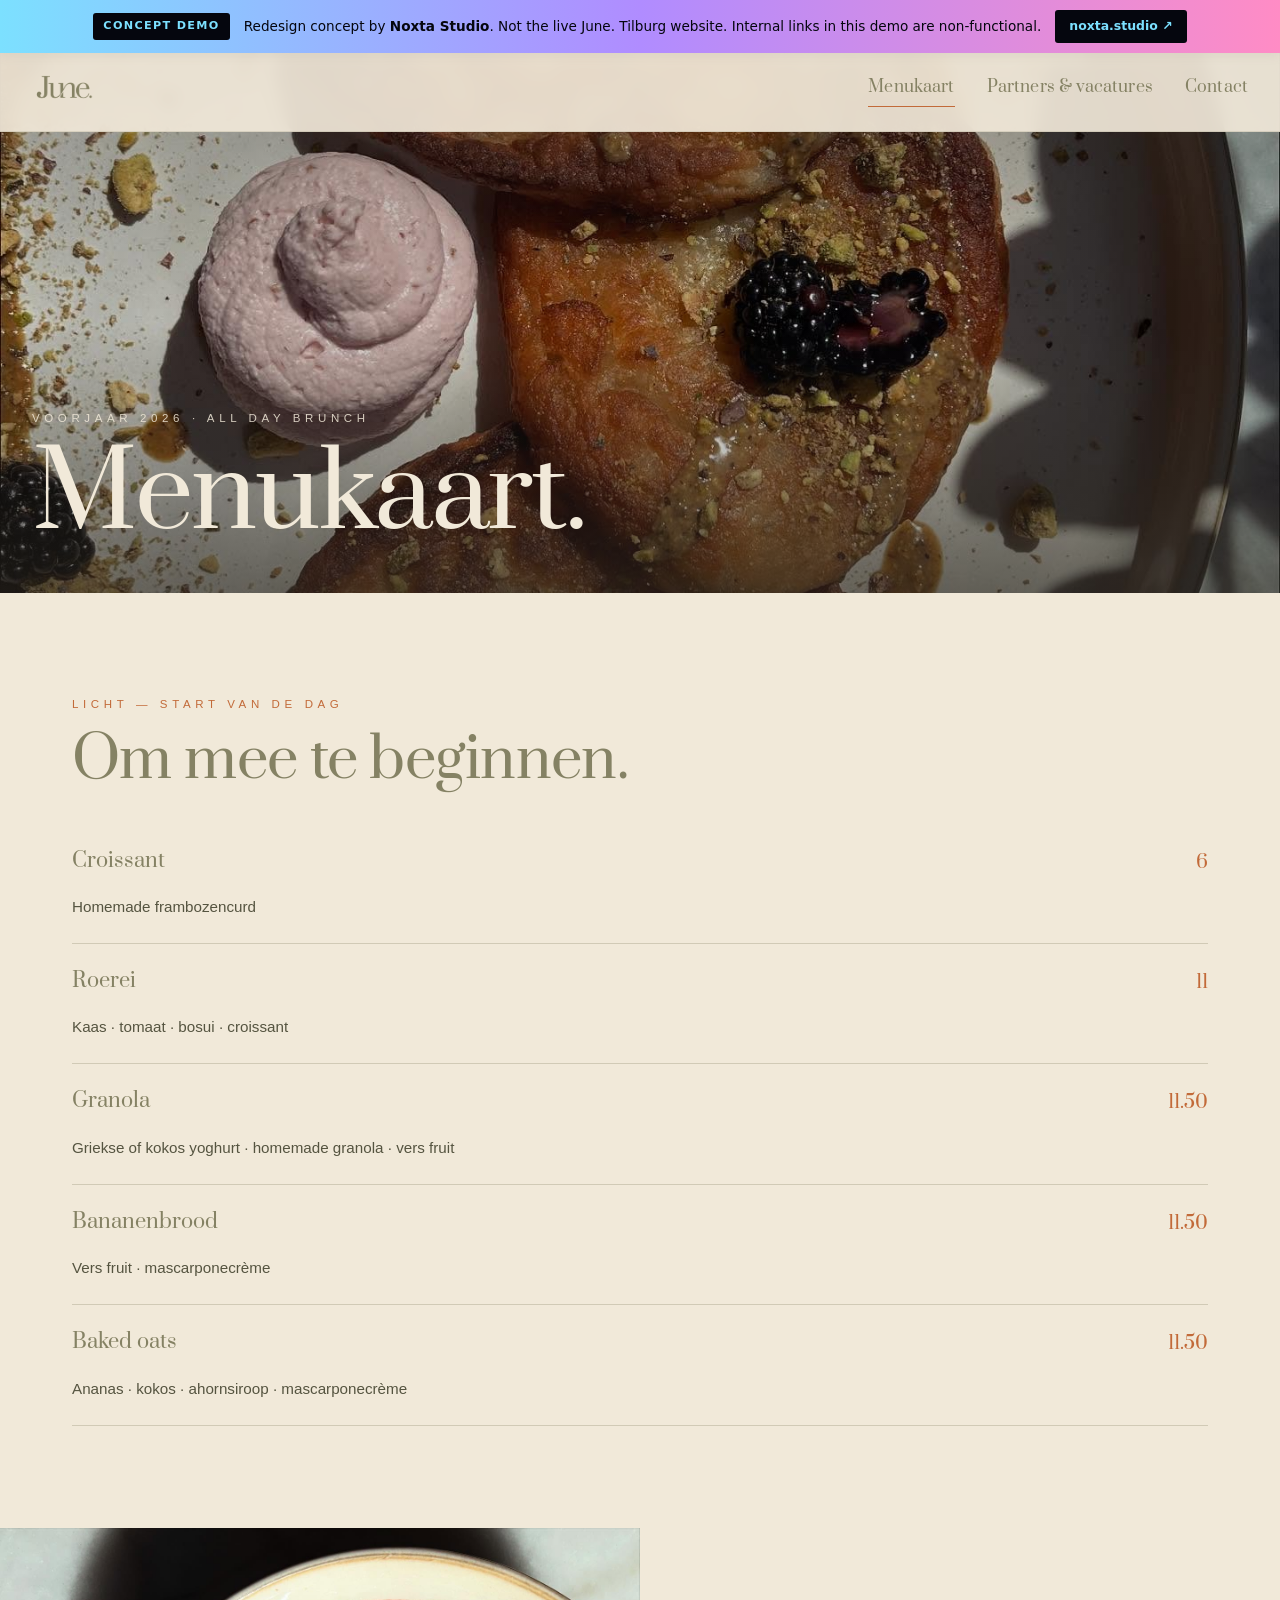
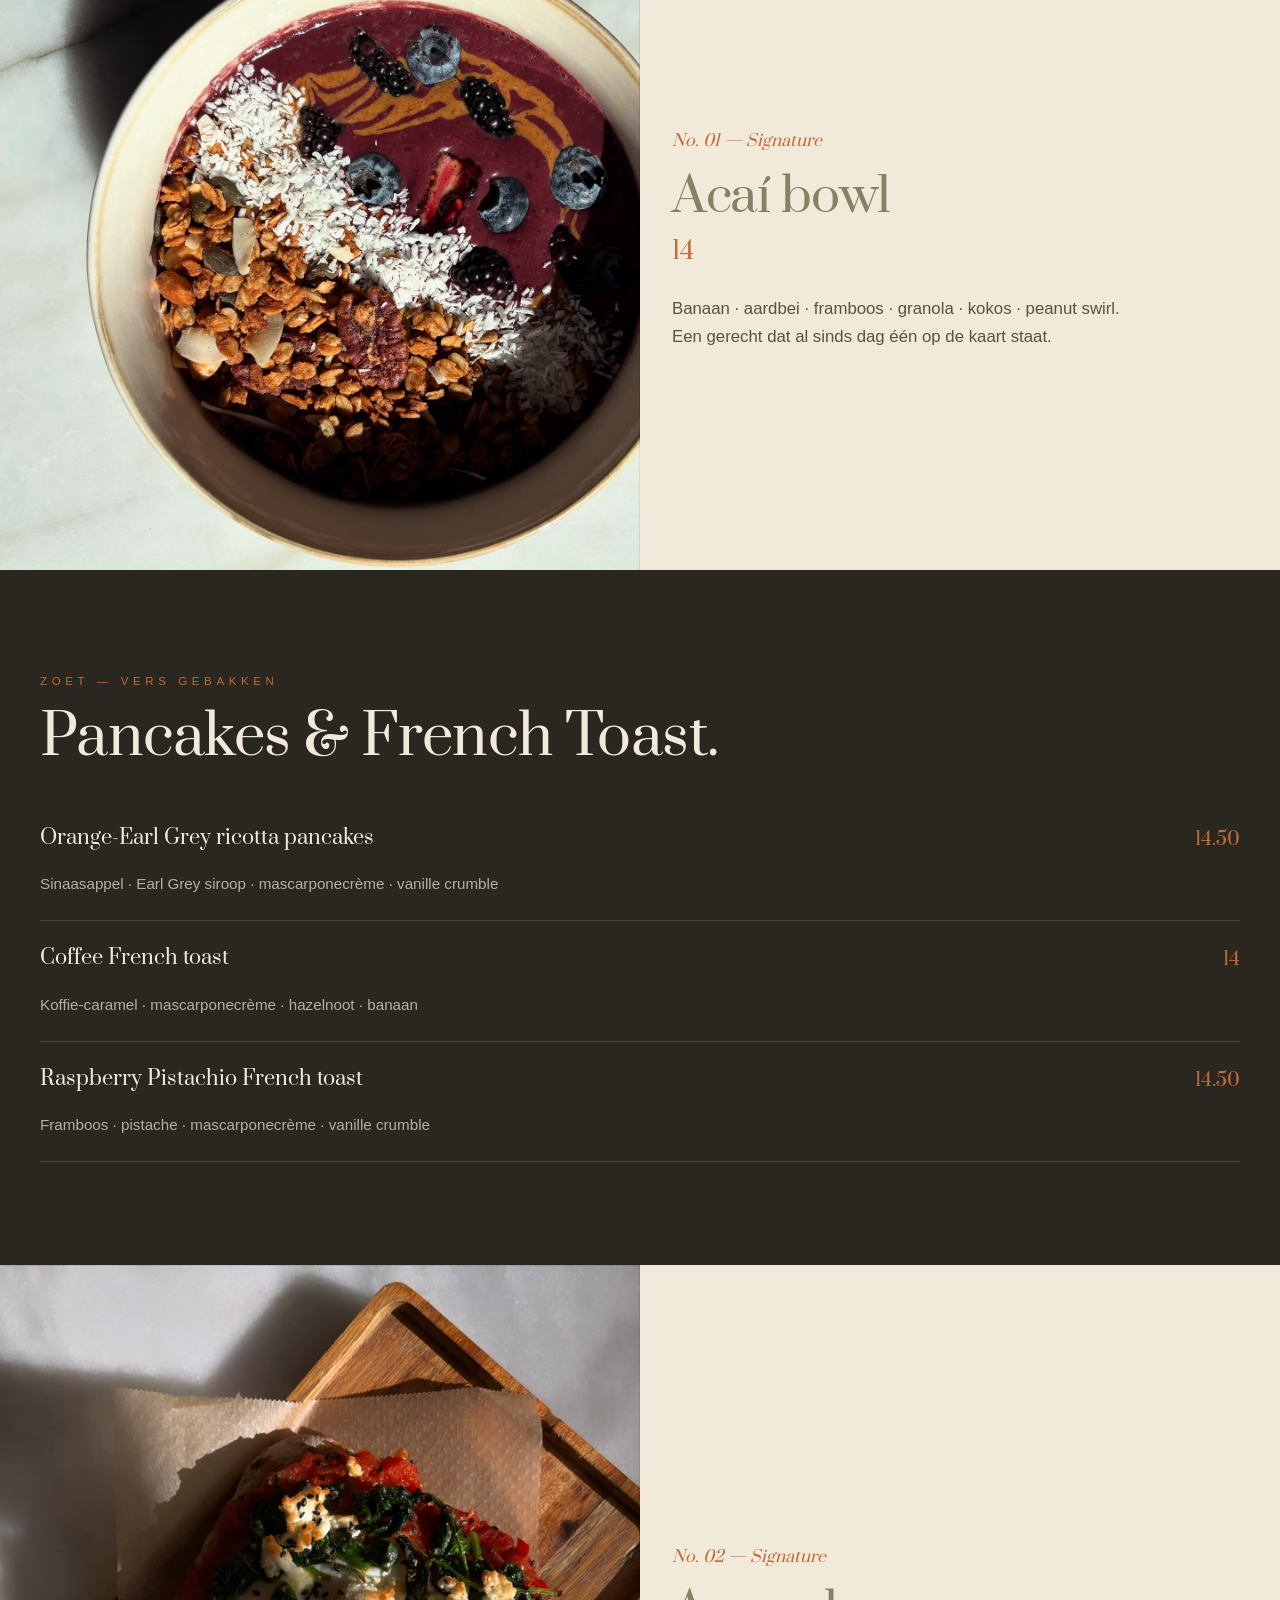
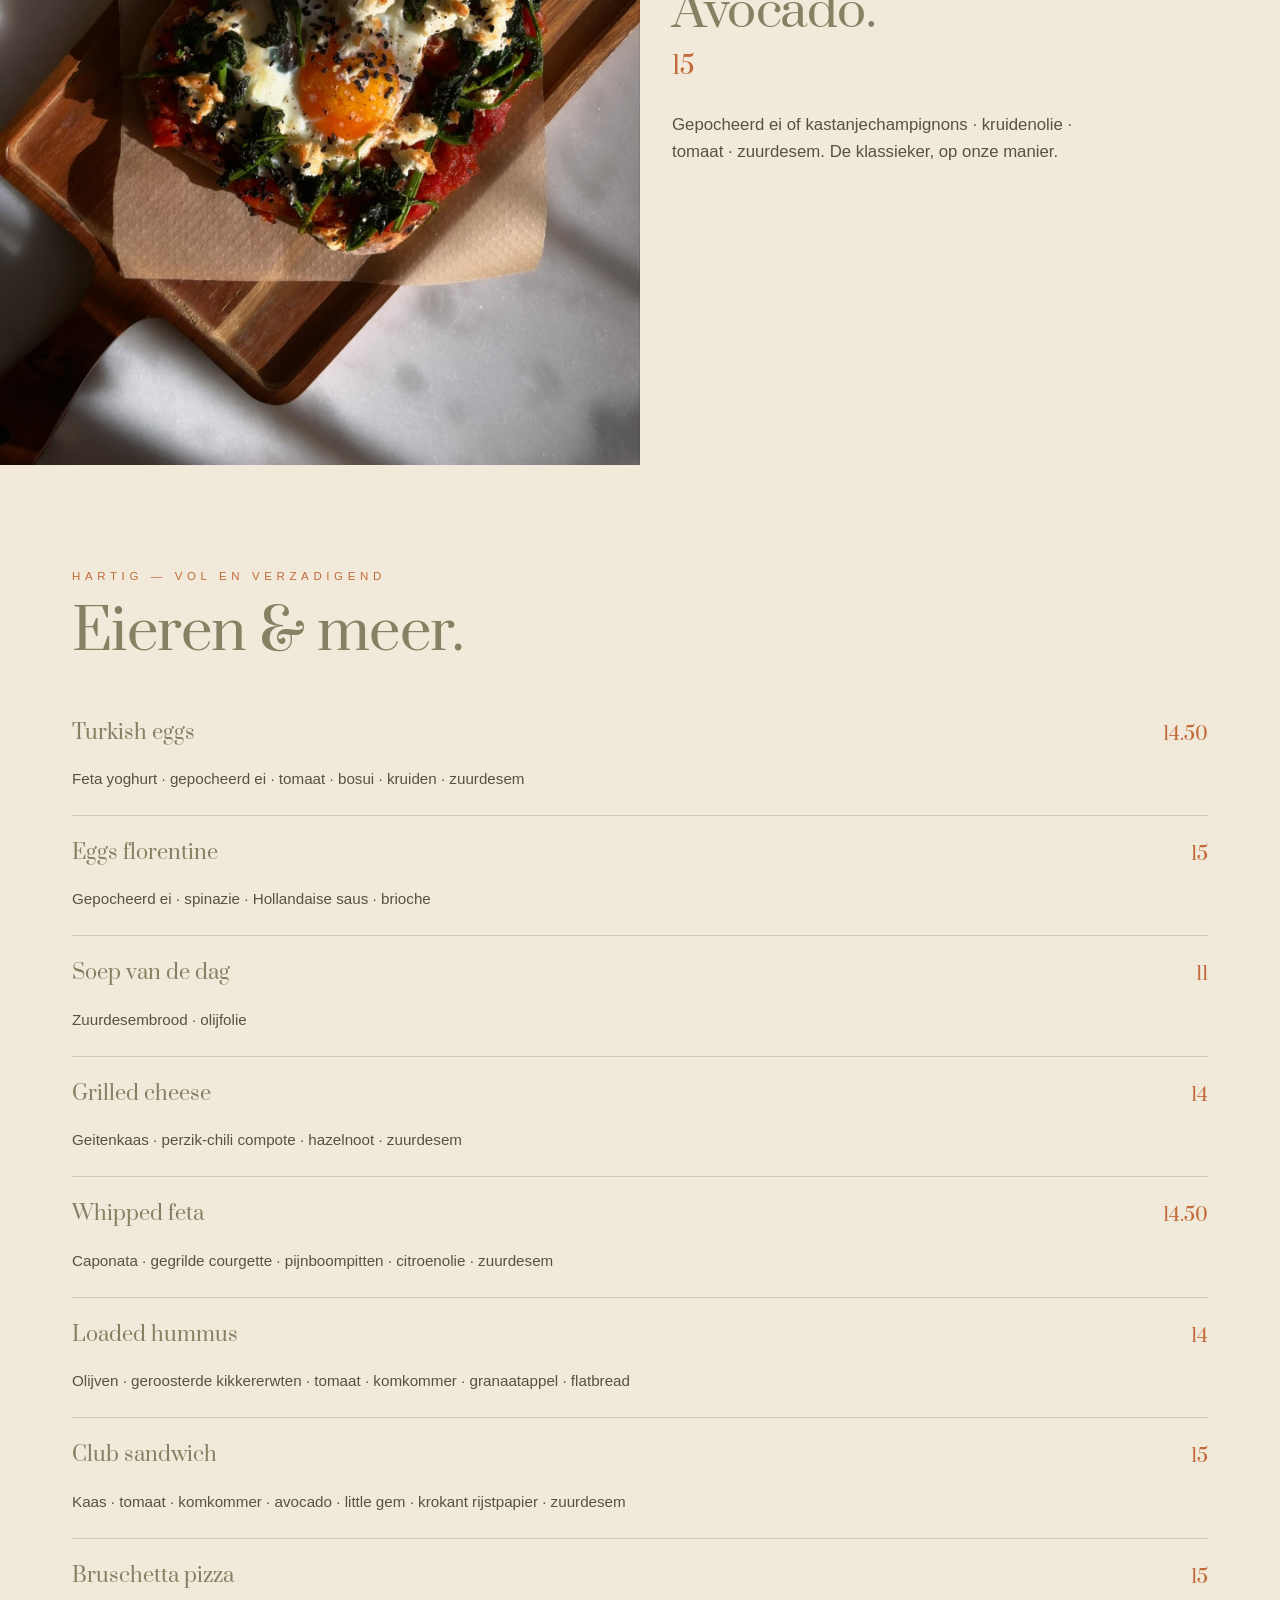
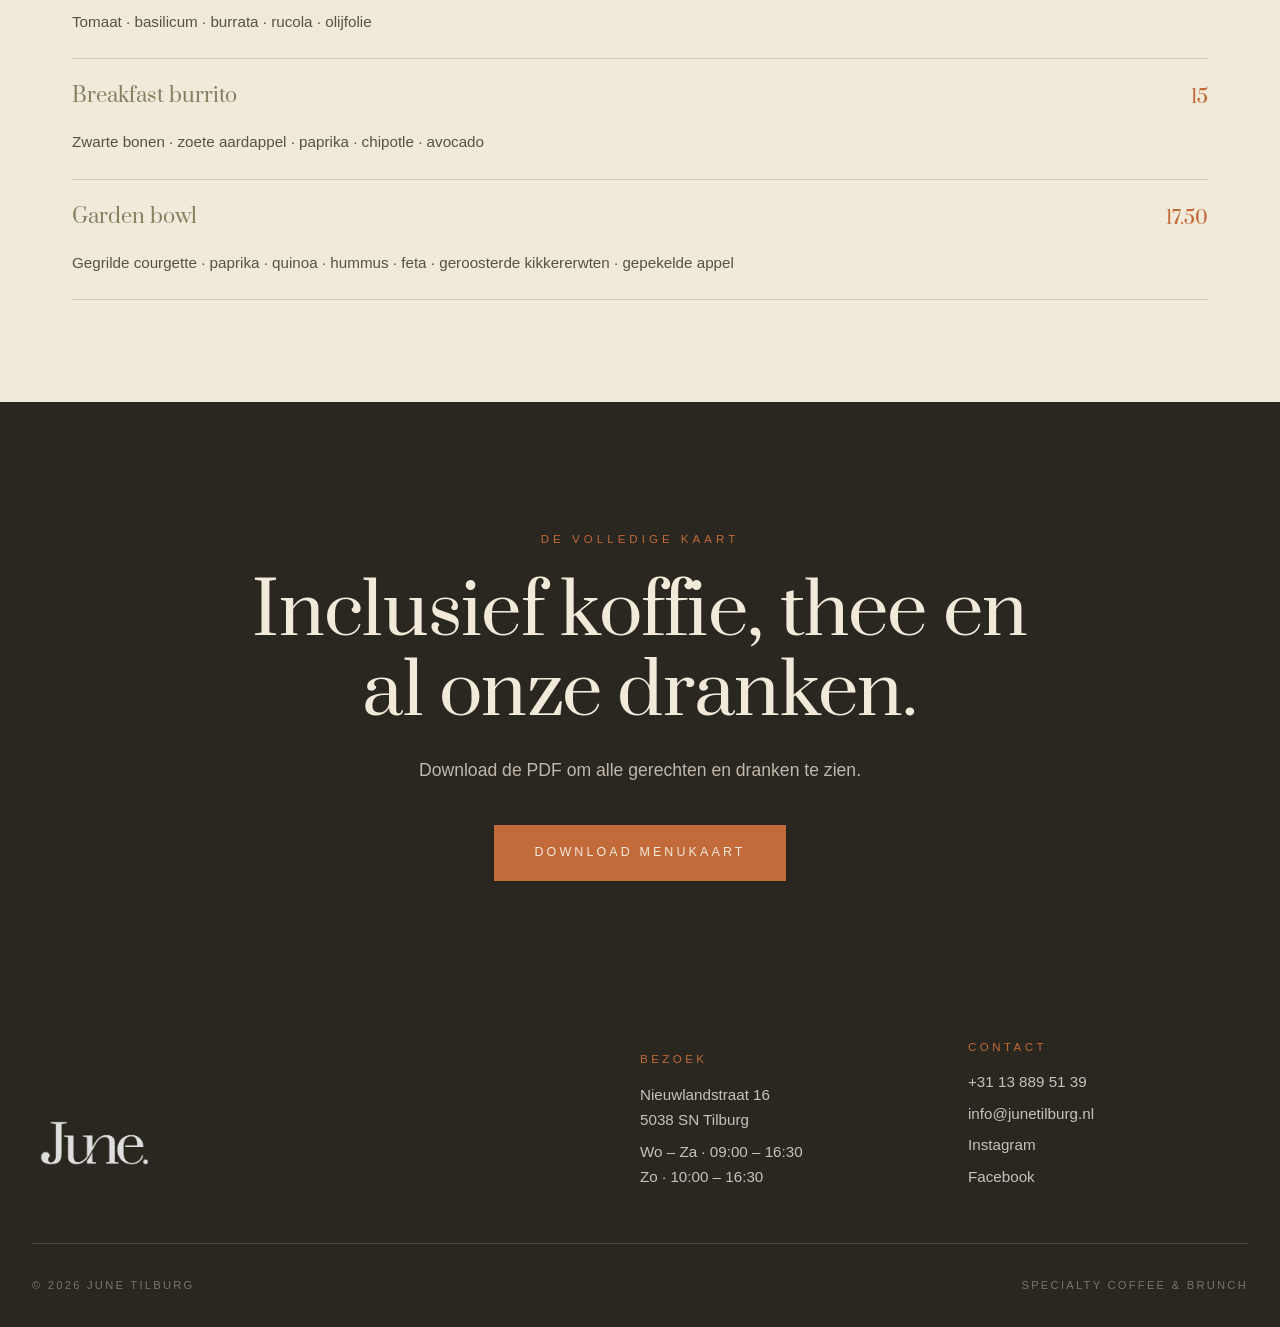
<file: menu.html>
<!DOCTYPE html>
<html lang="nl">
<head>
<meta charset="UTF-8">
<meta name="viewport" content="width=device-width, initial-scale=1.0">
<title>Menukaart — June. Tilburg</title>
<meta name="description" content="De menukaart van June. — Voorjaar 2026, all day brunch.">
<link rel="preconnect" href="https://fonts.googleapis.com">
<link rel="preconnect" href="https://fonts.gstatic.com" crossorigin>
<link href="https://fonts.googleapis.com/css2?family=Prata&display=swap" rel="stylesheet">
<link rel="stylesheet" href="styles/site.css">
<style>
  /* Menu listing rows */
  .menu-list { padding: clamp(4rem, 8vw, 7rem) 2rem; max-width: 1200px; margin: 0 auto; }
  .menu-list.dark { background: var(--dark); color: var(--bg); max-width: none; }
  .menu-list.dark .menu-list__inner { max-width: 1200px; margin: 0 auto; }
  .menu-list.dark .menu-row .name { color: var(--bg); }
  .menu-list.dark .menu-row .desc { color: rgba(241,233,217,0.7); }
  .menu-list.dark .menu-row { border-bottom-color: rgba(241,233,217,0.15); }
  .menu-list.dark .cat-heading { color: var(--bg); }

  .menu-row {
    display: grid;
    grid-template-columns: 1fr auto;
    gap: 1rem;
    padding: 1.5rem 0;
    border-bottom: 1px solid rgba(133, 130, 100, 0.3);
  }
  .menu-row .name { font-family: 'Prata', Georgia, serif; color: var(--accent); font-size: 1.25rem; line-height: 1.3; }
  .menu-row .price { font-family: 'Prata', Georgia, serif; color: var(--warm); font-size: 1.15rem; white-space: nowrap; align-self: start; }
  .menu-row .desc { grid-column: 1 / -1; font-size: .95rem; margin: 0; color: var(--text); }
  .dark-cta { padding-bottom: clamp(3rem, 5vw, 4rem); margin-bottom: 0; }
  /* ============ NOXTA CONCEPT BANNER ============ */
  .noxta-banner {
    background: linear-gradient(90deg, #7ce0ff 0%, #b08cff 50%, #ff8cc5 100%);
    color: #05060e;
    font-family: 'Inter', system-ui, sans-serif;
    font-size: 0.85rem;
    padding: 10px 0;
    position: sticky;
    top: 0;
    z-index: 999;
    box-shadow: 0 2px 12px rgba(0,0,0,.08);
  }
  .noxta-banner-inner {
    max-width: 1240px;
    margin: 0 auto;
    padding: 0 24px;
    display: flex;
    align-items: center;
    gap: 14px;
    flex-wrap: wrap;
    justify-content: center;
  }
  .noxta-banner-tag {
    background: #05060e;
    color: #7ce0ff;
    font-weight: 700;
    font-size: 0.7rem;
    letter-spacing: 0.12em;
    text-transform: uppercase;
    padding: 4px 10px;
    border-radius: 3px;
    flex-shrink: 0;
  }
  .noxta-banner-text {
    color: #05060e;
    line-height: 1.5;
    font-weight: 500;
  }
  .noxta-banner-text strong { font-weight: 700; }
  .noxta-banner-link {
    background: #05060e;
    color: #7ce0ff !important;
    font-weight: 600;
    font-size: 0.78rem;
    padding: 6px 14px;
    border-radius: 3px;
    text-decoration: none;
    flex-shrink: 0;
    transition: background .15s ease;
  }
  .noxta-banner-link:hover { background: #1a1a1a; }
  @media (max-width: 720px) {
    .noxta-banner-text { display: none; }
    .noxta-banner-inner { justify-content: space-between; }
  }
  .site-header { top: 44px !important; }
  .has-solid-header { padding-top: calc(44px + 88px) !important; }
  @media (min-width: 880px) {
    .site-header { top: 44px !important; }
    .has-solid-header { padding-top: calc(44px + 96px) !important; }
  }
  .has-solid-header { padding-top: 0 !important; }
</style>
</head>
<body class="has-solid-header">
<!-- ============ NOXTA CONCEPT BANNER ============ -->
<div class="noxta-banner">
  <div class="noxta-banner-inner">
    <span class="noxta-banner-tag">Concept demo</span>
    <span class="noxta-banner-text">Redesign concept by <strong>Noxta Studio</strong>. Not the live June. Tilburg website. Internal links in this demo are non-functional.</span>
    <a href="https://noxta.studio" class="noxta-banner-link" target="_blank" rel="noopener">noxta.studio ↗</a>
  </div>
</div>

<div id="site-header-slot"></div>

<main>
  <section class="image-hero">
    <img src="assets/photos/pancakes.jpg" alt="Pancakes met framboos en pistache">
    <div class="image-hero-text">
      <p class="small">Voorjaar 2026 · All Day Brunch</p>
      <h1>Menukaart.</h1>
    </div>
  </section>

  <section class="menu-list reveal">
    <p class="cat-label">Licht — start van de dag</p>
    <h2 class="cat-heading">Om mee te beginnen.</h2>
    <div class="menu-row"><span class="name">Croissant</span><span class="price">6</span><p class="desc">Homemade frambozencurd</p></div>
    <div class="menu-row"><span class="name">Roerei</span><span class="price">11</span><p class="desc">Kaas · tomaat · bosui · croissant</p></div>
    <div class="menu-row"><span class="name">Granola</span><span class="price">11.50</span><p class="desc">Griekse of kokos yoghurt · homemade granola · vers fruit</p></div>
    <div class="menu-row"><span class="name">Bananenbrood</span><span class="price">11.50</span><p class="desc">Vers fruit · mascarponecrème</p></div>
    <div class="menu-row"><span class="name">Baked oats</span><span class="price">11.50</span><p class="desc">Ananas · kokos · ahornsiroop · mascarponecrème</p></div>
  </section>

  <section class="feature-dish reveal">
    <img src="assets/photos/acai-bowl.jpg" alt="Acaí bowl">
    <div class="text">
      <p class="num"><em>No. 01 — Signature</em></p>
      <h3>Acaí bowl</h3>
      <p class="price-large">14</p>
      <p class="desc-large">Banaan · aardbei · framboos · granola · kokos · peanut swirl. Een gerecht dat al sinds dag één op de kaart staat.</p>
    </div>
  </section>

  <section class="menu-list dark reveal">
    <div class="menu-list__inner">
      <p class="cat-label">Zoet — vers gebakken</p>
      <h2 class="cat-heading">Pancakes &amp; French Toast.</h2>
      <div class="menu-row"><span class="name">Orange-Earl Grey ricotta pancakes</span><span class="price">14.50</span><p class="desc">Sinaasappel · Earl Grey siroop · mascarponecrème · vanille crumble</p></div>
      <div class="menu-row"><span class="name">Coffee French toast</span><span class="price">14</span><p class="desc">Koffie-caramel · mascarponecrème · hazelnoot · banaan</p></div>
      <div class="menu-row"><span class="name">Raspberry Pistachio French toast</span><span class="price">14.50</span><p class="desc">Framboos · pistache · mascarponecrème · vanille crumble</p></div>
    </div>
  </section>

  <section class="feature-dish reverse reveal">
    <img src="assets/photos/brunch-sesame.jpg" alt="Brunch dish met zwarte sesam">
    <div class="text">
      <p class="num"><em>No. 02 — Signature</em></p>
      <h3>Avocado.</h3>
      <p class="price-large">15</p>
      <p class="desc-large">Gepocheerd ei of kastanjechampignons · kruidenolie · tomaat · zuurdesem. De klassieker, op onze manier.</p>
    </div>
  </section>

  <section class="menu-list reveal">
    <p class="cat-label">Hartig — vol en verzadigend</p>
    <h2 class="cat-heading">Eieren &amp; meer.</h2>
    <div class="menu-row"><span class="name">Turkish eggs</span><span class="price">14.50</span><p class="desc">Feta yoghurt · gepocheerd ei · tomaat · bosui · kruiden · zuurdesem</p></div>
    <div class="menu-row"><span class="name">Eggs florentine</span><span class="price">15</span><p class="desc">Gepocheerd ei · spinazie · Hollandaise saus · brioche</p></div>
    <div class="menu-row"><span class="name">Soep van de dag</span><span class="price">11</span><p class="desc">Zuurdesembrood · olijfolie</p></div>
    <div class="menu-row"><span class="name">Grilled cheese</span><span class="price">14</span><p class="desc">Geitenkaas · perzik-chili compote · hazelnoot · zuurdesem</p></div>
    <div class="menu-row"><span class="name">Whipped feta</span><span class="price">14.50</span><p class="desc">Caponata · gegrilde courgette · pijnboompitten · citroenolie · zuurdesem</p></div>
    <div class="menu-row"><span class="name">Loaded hummus</span><span class="price">14</span><p class="desc">Olijven · geroosterde kikkererwten · tomaat · komkommer · granaatappel · flatbread</p></div>
    <div class="menu-row"><span class="name">Club sandwich</span><span class="price">15</span><p class="desc">Kaas · tomaat · komkommer · avocado · little gem · krokant rijstpapier · zuurdesem</p></div>
    <div class="menu-row"><span class="name">Bruschetta pizza</span><span class="price">15</span><p class="desc">Tomaat · basilicum · burrata · rucola · olijfolie</p></div>
    <div class="menu-row"><span class="name">Breakfast burrito</span><span class="price">15</span><p class="desc">Zwarte bonen · zoete aardappel · paprika · chipotle · avocado</p></div>
    <div class="menu-row"><span class="name">Garden bowl</span><span class="price">17.50</span><p class="desc">Gegrilde courgette · paprika · quinoa · hummus · feta · geroosterde kikkererwten · gepekelde appel</p></div>
  </section>

  <section class="dark-cta">
    <div class="container">
      <p class="eyebrow">De volledige kaart</p>
      <h2>Inclusief koffie, thee en al onze dranken.</h2>
      <p>Download de PDF om alle gerechten en dranken te zien.</p>
      <a class="btn" href="assets/menu/menukaart-voorjaar-2026.pdf" target="_blank" rel="noopener">Download menukaart</a>
    </div>
  </section>
</main>

<div id="site-footer-slot"></div>

<script src="styles/chrome.js"></script>
<script>JuneChrome.render({ active: 'menu' });</script>
<script src="styles/site.js"></script>

<script>
(function() {
  var banner = document.querySelector('.noxta-banner');
  var header = document.querySelector('.site-header');
  if (!banner || !header) return;
  function offset() {
    var h = banner.offsetHeight;
    header.style.top = h + 'px';
    document.body.style.paddingTop = (h + header.offsetHeight) + 'px';
  }
  // Run immediately (synchronously before paint)
  document.addEventListener('DOMContentLoaded', offset);
  window.addEventListener('resize', offset);
})();
</script>
</body>
</html>
</file>
<file: styles/site.css>
/* ==========================================================================
   June Tilburg — Site CSS
   Shared across all pages (index, menu, partners, contact)
   ========================================================================== */

:root {
  --bg:          #F1E9D9;   /* sand — page canvas */
  --text:        #555440;   /* ink — body */
  --accent:      #858264;   /* olive — headings, nav, logo */
  --warm:        #C26A39;   /* rust — CTA, accent */
  --warm-deep:   #8E441E;   /* rust hover */
  --dark:        #2A2620;   /* near-black — inverse sections, footer */
  --cream:       #FAF5EA;   /* subtle elevation */
}

*, *::before, *::after { box-sizing: border-box; }
html { scroll-behavior: smooth; }
body {
  margin: 0;
  font-family: Arial, Helvetica, sans-serif;
  background: var(--bg);
  color: var(--text);
  line-height: 1.65;
  font-size: 16px;
  -webkit-font-smoothing: antialiased;
  overflow-x: hidden;
}
img { max-width: 100%; display: block; object-fit: cover; }
h1, h2, h3, h4 {
  font-family: 'Prata', Georgia, serif;
  font-weight: 400;
  color: var(--accent);
  line-height: 1.1;
  margin: 0 0 1rem;
  letter-spacing: -0.01em;
}
p { margin: 0 0 1.2rem; }
a {
  color: var(--warm);
  text-decoration: none;
  transition: opacity .2s ease, color .2s ease;
}
a:hover { opacity: .7; }

::selection { background: var(--accent); color: var(--bg); }

/* ==========================================================================
   Site header
   ========================================================================== */

.site-header {
  position: fixed;
  top: 0; left: 0; right: 0;
  z-index: 100;
  background: transparent;
  border-bottom: 1px solid transparent;
  transition: background .3s ease, border-color .3s ease, color .3s ease;
}
.site-header::before {
  content: '';
  position: absolute;
  inset: 0;
  bottom: -40px;
  background: linear-gradient(180deg, rgba(0,0,0,0.45) 0%, rgba(0,0,0,0.20) 70%, rgba(0,0,0,0) 100%);
  pointer-events: none;
  transition: opacity .3s ease;
}
.site-header__inner {
  position: relative;
  z-index: 1;
  max-width: 1400px;
  margin: 0 auto;
  padding: 1rem 2rem;
  display: flex;
  align-items: center;
  justify-content: space-between;
  gap: 2rem;
}
.site-header.is-scrolled::before,
.has-solid-header .site-header::before { opacity: 0; }

.site-header.is-scrolled,
.has-solid-header .site-header {
  background: rgba(241, 233, 217, 0.92);
  border-bottom-color: rgba(133, 130, 100, 0.18);
  -webkit-backdrop-filter: saturate(140%) blur(8px);
  backdrop-filter: saturate(140%) blur(8px);
}

/* Pages without a hero: push content below the fixed header */
.has-solid-header { padding-top: 88px; }
@media (min-width: 880px) { .has-solid-header { padding-top: 96px; } }

/* Over-hero state (index, before scroll): white text */
.site-header:not(.is-scrolled) .site-header__logo,
.site-header:not(.is-scrolled) .site-nav a,
.site-header:not(.is-scrolled) .site-header__burger {
  color: #fff;
  text-shadow: 0 1px 12px rgba(0,0,0,0.35);
}
.has-solid-header .site-header .site-header__logo,
.has-solid-header .site-header .site-nav a,
.has-solid-header .site-header .site-header__burger,
.site-header.is-scrolled .site-header__logo,
.site-header.is-scrolled .site-nav a,
.site-header.is-scrolled .site-header__burger {
  color: var(--accent);
  text-shadow: none;
}

.site-header__logo {
  display: inline-flex;
  align-items: center;
  color: var(--accent);
  line-height: 0;
  flex-shrink: 0;
}
.site-header__logo:hover { opacity: 1; color: var(--warm); }
.site-header__logo-svg {
  height: 44px;
  width: auto;
  display: block;
  transition: filter .25s ease;
}
.site-header:not(.is-scrolled) .site-header__logo-svg {
  filter: brightness(0) invert(1);
}
.has-solid-header .site-header .site-header__logo-svg,
.site-header.is-scrolled .site-header__logo-svg {
  filter: none;
}

.site-nav { display: none; }
.site-nav ul {
  list-style: none;
  margin: 0;
  padding: 0;
  display: flex;
  gap: 2rem;
  align-items: center;
}
.site-nav a {
  font-family: 'Prata', Georgia, serif;
  font-size: 1rem;
  color: var(--accent);
  letter-spacing: 0.01em;
  padding: .5rem 0;
  border-bottom: 1px solid transparent;
  transition: color .2s ease, border-color .2s ease;
}
.site-nav a:hover { color: var(--warm); opacity: 1; }
.site-nav a[aria-current="page"] {
  color: var(--warm);
  border-bottom-color: var(--warm);
}

.site-header__burger {
  background: none;
  border: none;
  padding: .5rem;
  margin: -.5rem;
  cursor: pointer;
  display: inline-flex;
  flex-direction: column;
  gap: 5px;
  color: var(--accent);
}
.site-header__burger span {
  display: block;
  width: 24px;
  height: 1.5px;
  background: currentColor;
  transition: transform .25s ease, opacity .2s ease;
}

@media (min-width: 880px) {
  .site-nav { display: block; }
  .site-header__burger { display: none; }
  .site-header__logo-svg { height: 52px; }
  .site-header__inner { padding: 1.1rem 2rem; }
}

/* Mobile fullscreen menu */
.fullscreen-menu {
  position: fixed;
  inset: 0;
  background: var(--dark);
  color: var(--bg);
  z-index: 200;
  display: none;
  flex-direction: column;
  justify-content: center;
  align-items: center;
  padding: 2rem;
}
.fullscreen-menu.open { display: flex; }
.fullscreen-menu .close {
  position: absolute;
  top: 1.5rem;
  right: 2rem;
  background: none;
  border: none;
  color: var(--bg);
  font-size: 2rem;
  cursor: pointer;
  line-height: 1;
}
.fullscreen-menu ul { list-style: none; padding: 0; margin: 0; text-align: center; }
.fullscreen-menu li { margin: 1rem 0; }
.fullscreen-menu a {
  font-family: 'Prata', Georgia, serif;
  font-size: clamp(2rem, 7vw, 3.5rem);
  color: var(--bg);
  letter-spacing: -0.02em;
}
.fullscreen-menu a:hover { color: var(--warm); opacity: 1; }
.fullscreen-menu .fsm-footer {
  position: absolute;
  bottom: 2rem;
  left: 2rem; right: 2rem;
  display: flex;
  justify-content: space-between;
  flex-wrap: wrap;
  gap: 1rem;
  font-size: .72rem;
  letter-spacing: 0.25em;
  text-transform: uppercase;
  color: rgba(241, 233, 217, 0.5);
}

/* ==========================================================================
   Image hero (used on inner pages)
   ========================================================================== */

.image-hero {
  position: relative;
  height: 60vh;
  min-height: 400px;
  width: 100%;
  overflow: hidden;
}
.image-hero img { width: 100%; height: 100%; object-fit: cover; }
.image-hero::after {
  content: '';
  position: absolute;
  inset: 0;
  background: linear-gradient(180deg, rgba(42,38,32,0.3) 0%, rgba(42,38,32,0) 50%, rgba(42,38,32,0.6) 100%);
}
.image-hero-text {
  position: absolute;
  bottom: 5vh;
  left: 2rem;
  right: 2rem;
  z-index: 2;
  color: var(--bg);
}
.image-hero-text .small {
  font-size: .72rem;
  letter-spacing: 0.4em;
  text-transform: uppercase;
  margin-bottom: 1rem;
  opacity: .85;
}
.image-hero-text h1 {
  font-family: 'Prata', Georgia, serif;
  font-size: clamp(3rem, 9vw, 6.5rem);
  color: var(--bg);
  margin: 0;
  letter-spacing: -0.02em;
  line-height: 1;
}

/* ==========================================================================
   Editorial section primitives
   ========================================================================== */

.section {
  padding: clamp(4rem, 8vw, 7rem) 2rem;
  max-width: 1200px;
  margin: 0 auto;
}
.section--narrow { max-width: 800px; }
.section--wide   { max-width: 1400px; }
.section--full   { max-width: none; padding-left: 0; padding-right: 0; }
.section.dark { background: var(--dark); color: var(--bg); max-width: none; }
.section.dark .section__inner { max-width: 1200px; margin: 0 auto; padding: 0 2rem; }
.section.dark h1, .section.dark h2, .section.dark h3 { color: var(--bg); }

.cat-label {
  font-size: .72rem;
  letter-spacing: 0.4em;
  text-transform: uppercase;
  color: var(--warm);
  margin-bottom: 1rem;
}
.cat-heading {
  font-size: clamp(2rem, 5vw, 3.5rem);
  margin-bottom: 2rem;
}
.lede {
  font-size: clamp(1.05rem, 1.4vw, 1.25rem);
  line-height: 1.75;
  max-width: 580px;
}

/* Feature pair: 50/50 image + text */
.feature-dish {
  display: grid;
  grid-template-columns: 1fr;
  gap: 0;
  min-height: 70vh;
}
@media (min-width: 900px) { .feature-dish { grid-template-columns: 1fr 1fr; } }
.feature-dish.reverse > div:first-child { order: 2; }
@media (max-width: 899px) { .feature-dish.reverse > div:first-child { order: 0; } }
.feature-dish img { width: 100%; height: 100%; min-height: 50vh; object-fit: cover; }
.feature-dish .text {
  padding: clamp(3rem, 7vw, 6rem) 2rem;
  display: flex;
  flex-direction: column;
  justify-content: center;
  background: var(--bg);
}
.feature-dish .text .num {
  font-family: 'Prata', Georgia, serif;
  font-style: italic;
  color: var(--warm);
  font-size: 1rem;
  margin-bottom: 1rem;
}
.feature-dish .text h3 {
  font-size: clamp(1.8rem, 4vw, 3rem);
  margin-bottom: .5rem;
}
.feature-dish .text .price-large {
  font-family: 'Prata', Georgia, serif;
  color: var(--warm);
  font-size: 1.5rem;
  margin-bottom: 1.5rem;
}
.feature-dish .text .desc-large {
  font-size: 1.05rem;
  max-width: 450px;
}

/* Dark CTA block */
.dark-cta {
  background: var(--dark);
  color: var(--bg);
  padding: clamp(5rem, 10vw, 8rem) 2rem;
  text-align: center;
}
.dark-cta .container { max-width: 800px; margin: 0 auto; }
.dark-cta .eyebrow {
  font-size: .72rem;
  letter-spacing: 0.35em;
  text-transform: uppercase;
  color: var(--warm);
  margin-bottom: 1.5rem;
}
.dark-cta h2 {
  font-size: clamp(2.5rem, 6vw, 4.5rem);
  color: var(--bg);
  margin-bottom: 1.5rem;
  line-height: 1.1;
}
.dark-cta p {
  color: rgba(241, 233, 217, 0.75);
  font-size: 1.1rem;
  max-width: 550px;
  margin: 0 auto 2.5rem;
}

/* Button */
.btn {
  display: inline-block;
  background: var(--warm);
  color: var(--bg);
  padding: 1.1rem 2.5rem;
  font-size: .78rem;
  letter-spacing: 0.25em;
  text-transform: uppercase;
  font-family: Arial, Helvetica, sans-serif;
  transition: background .25s ease;
  border: none;
  cursor: pointer;
}
.btn:hover { background: var(--warm-deep); opacity: 1; color: var(--bg); }
.btn--ghost {
  background: transparent;
  color: var(--accent);
  border: 1px solid var(--accent);
}
.btn--ghost:hover { background: var(--accent); color: var(--bg); }
.btn--ghost-light {
  background: transparent;
  color: var(--bg);
  border: 1px solid rgba(241, 233, 217, 0.5);
}
.btn--ghost-light:hover { background: var(--bg); color: var(--dark); }

/* ==========================================================================
   Footer
   ========================================================================== */

footer.site-footer {
  background: var(--dark);
  color: var(--bg);
  padding: clamp(4rem, 8vw, 6rem) 2rem 2rem;
}
.footer-top {
  max-width: 1400px;
  margin: 0 auto;
  display: grid;
  grid-template-columns: 1fr;
  gap: 3rem;
  align-items: end;
  padding-bottom: 3rem;
  border-bottom: 1px solid rgba(241, 233, 217, 0.15);
}
@media (min-width: 800px) { .footer-top { grid-template-columns: 2fr 1fr 1fr; } }
.footer-mark { display: inline-flex; align-items: center; line-height: 0; }
.footer-mark__svg {
  height: clamp(60px, 10vw, 100px);
  width: auto;
  display: block;
  filter: brightness(0) invert(1) opacity(0.85);
}
.footer-col h4 {
  font-size: .72rem;
  letter-spacing: 0.3em;
  text-transform: uppercase;
  color: var(--warm);
  font-family: Arial, sans-serif;
  margin-bottom: 1rem;
}
.footer-col p, .footer-col a {
  font-size: .95rem;
  color: rgba(241, 233, 217, 0.8);
  display: block;
  margin-bottom: .4rem;
}
.footer-col a:hover { color: var(--warm); opacity: 1; }
.footer-bottom {
  max-width: 1400px;
  margin: 2rem auto 0;
  display: flex;
  justify-content: space-between;
  flex-wrap: wrap;
  gap: 1rem;
  font-size: .7rem;
  letter-spacing: 0.2em;
  text-transform: uppercase;
  color: rgba(241, 233, 217, 0.4);
}

/* ==========================================================================
   Utilities
   ========================================================================== */

.reveal { opacity: 0; transform: translateY(12px); transition: opacity .8s ease, transform .8s ease; }
.reveal.is-in { opacity: 1; transform: none; }

/* ==========================================================================
   Mobile fixes
   ========================================================================== */

@media (max-width: 899px) {
  /* Over ons — stack cleanly, full width text */
  .over__text {
    padding: clamp(2.5rem, 7vw, 4rem) 1.5rem;
    max-width: 100%;
  }
  .over__text h2 { font-size: clamp(1.8rem, 6vw, 2.5rem); }
  .over__text p { font-size: 1rem; max-width: 100%; }

  /* Feature dish — remove min-height that causes huge image blocks */
  .feature-dish { min-height: unset; }
  .feature-dish img { min-height: 55vw; }
  .feature-dish .text { padding: 2rem 1.5rem; }

  /* Pull quote — reduce massive padding */
  .pull-quote { padding: clamp(3rem, 8vw, 5rem) 1.5rem; }
  .pull-quote blockquote { font-size: clamp(1.4rem, 5vw, 2rem); }

  /* Bezoek info — tighter padding */
  .bezoek__info { padding: 2.5rem 1.5rem; }
  .bezoek__grid { gap: 1.5rem; }

  /* Dark CTA — tighter */
  .dark-cta { padding: clamp(3rem, 8vw, 5rem) 1.5rem; }
  .dark-cta h2 { font-size: clamp(2rem, 7vw, 3rem); }

  /* Image hero text size */
  .image-hero-text h1 { font-size: clamp(2.5rem, 10vw, 4rem); }

  /* Section base padding */
  .section { padding: clamp(3rem, 7vw, 5rem) 1.5rem; }

  /* Footer */
  .footer-top { gap: 2rem; padding-bottom: 2rem; }
  footer.site-footer { padding: clamp(3rem, 7vw, 5rem) 1.5rem 2rem; }
}

@media (max-width: 600px) {
  /* Hero logo sizing — prevent negative margin overlap on small phones */
  .home-hero__title { margin: -2vw 0 -3vw; }
  .home-hero__title img { width: clamp(160px, 55vw, 280px); }
  .home-hero__sub { font-size: clamp(0.95rem, 4vw, 1.2rem); }
  .home-hero__content { padding: 0 1.5rem 10vh; }

  /* Welkom */
  .welkom { padding: clamp(4rem, 10vw, 6rem) 1.5rem clamp(2rem, 5vw, 3rem); }
  .welkom .quote { font-size: clamp(1.35rem, 5.5vw, 1.8rem); }

  /* Gallery head */
  .gallery-section__head { padding: 0 1.5rem; margin-bottom: 2rem; }

  /* Menu tease */
  .menu-tease { padding: clamp(4rem, 10vw, 6rem) 1.5rem; }
  .menu-tease h2 { font-size: clamp(2rem, 8vw, 3rem); }

  /* Partners */
  .partners { padding: 1.5rem 1.5rem clamp(3rem, 8vw, 5rem); }
  .partner-row { padding: 1.5rem 0; gap: 0.75rem 0; }

  /* Vacatures */
  .vacatures { padding: clamp(3rem, 8vw, 5rem) 1.5rem clamp(1.5rem, 3vw, 2.5rem); }

  /* Contact body */
  .contact-body { padding: 2rem 1.5rem clamp(3rem, 8vw, 5rem); gap: 2.5rem; }
  .contact-intro { padding: clamp(3rem, 8vw, 5rem) 1.5rem clamp(1.5rem, 4vw, 2.5rem); }

  /* Hours band */
  .hours-band { padding: clamp(2.5rem, 7vw, 4rem) 1.5rem clamp(1.5rem, 3vw, 2.5rem); }
  .hours-band__inner { gap: 1.5rem; }

  /* Menu list */
  .menu-list { padding: clamp(2.5rem, 7vw, 4rem) 1.5rem; }
  .menu-row .name { font-size: 1.05rem; }

  /* Buttons full width on small screens */
  .form-submit { flex-direction: column; }
}
</file>
